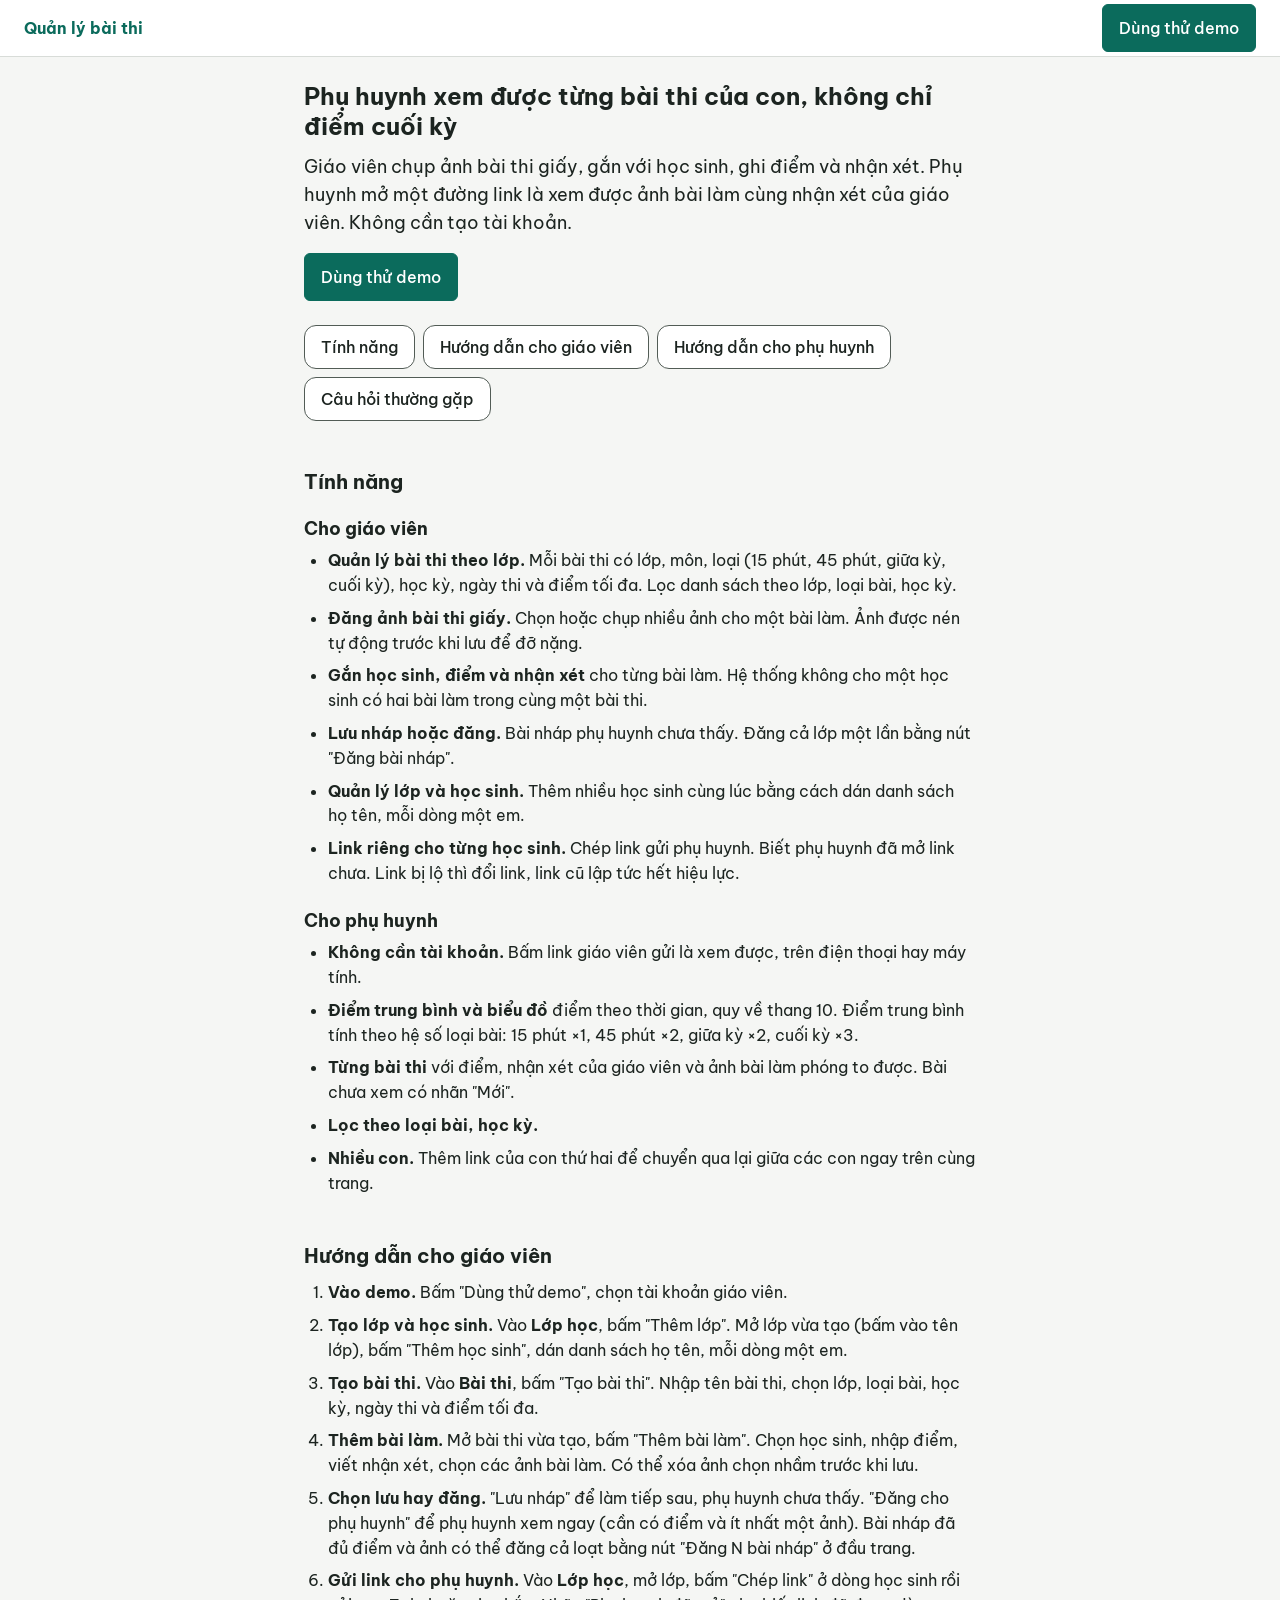
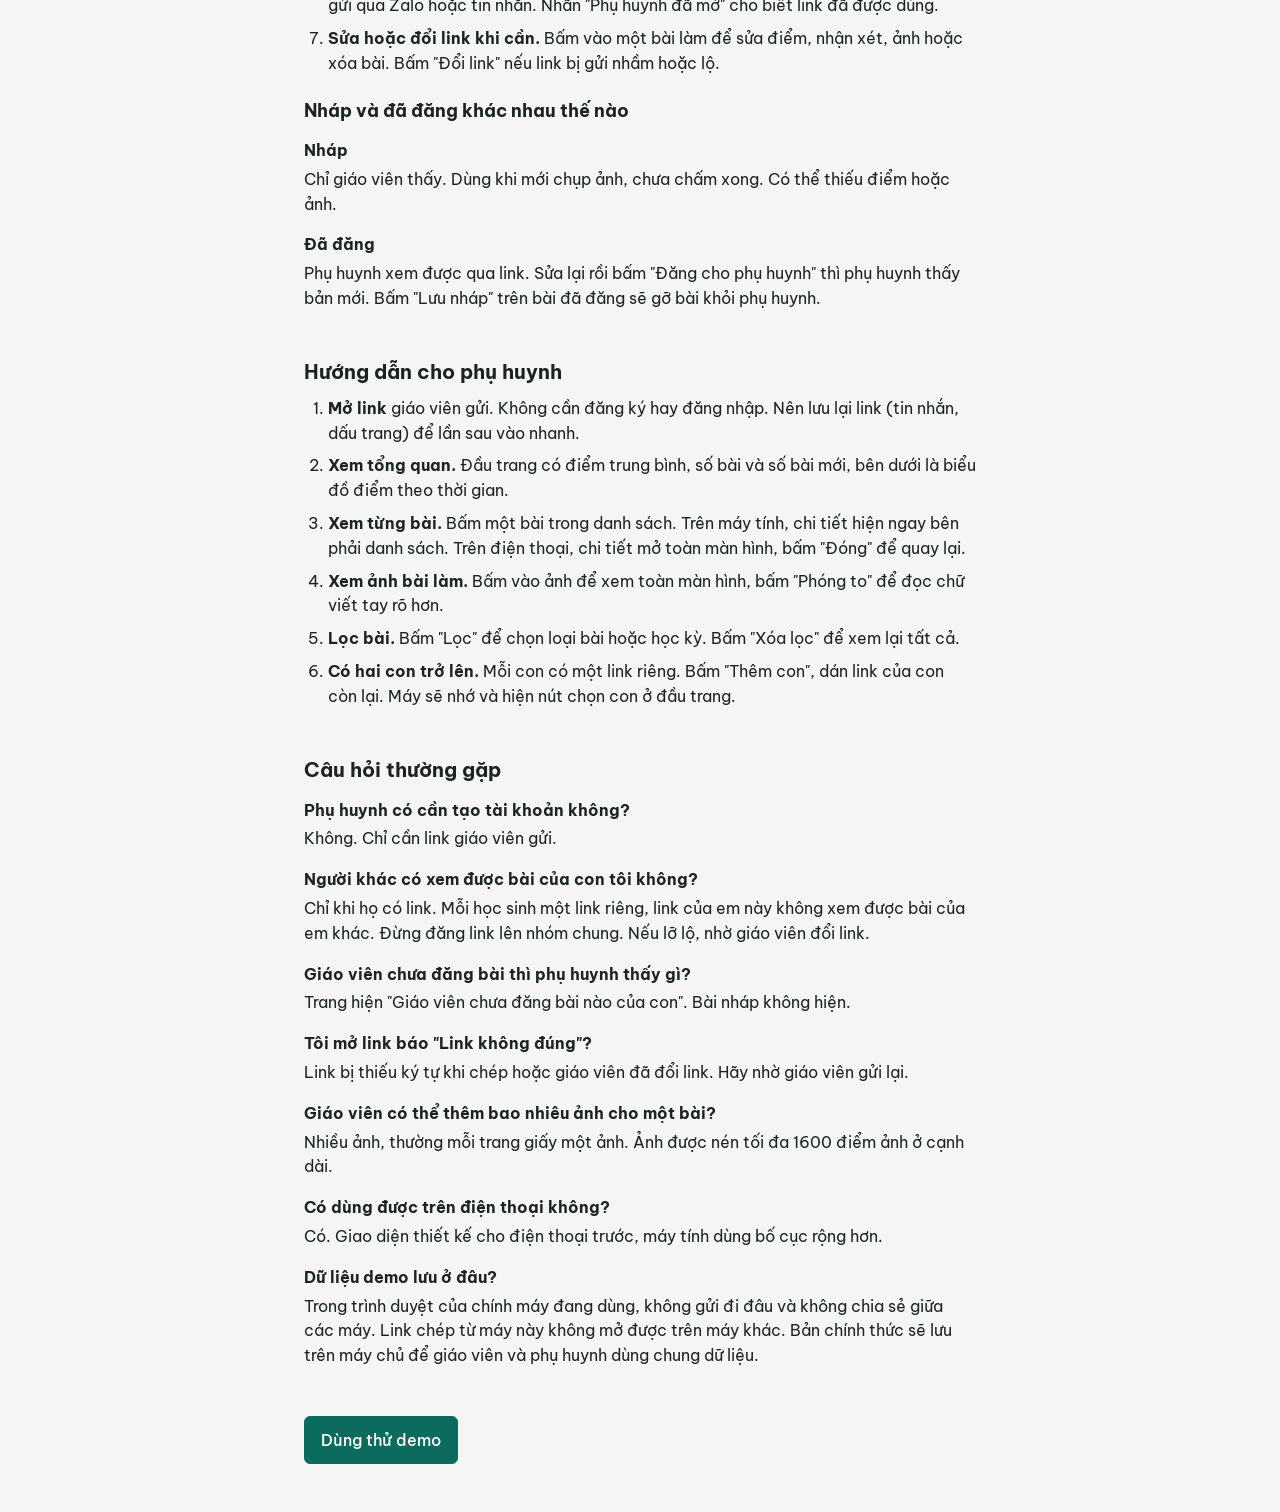
<file: demo/index.html>
<!doctype html>
<html lang="vi">
<head>
<meta charset="utf-8">
<meta name="viewport" content="width=device-width, initial-scale=1, viewport-fit=cover">
<title>Quản lý bài thi · Giới thiệu và hướng dẫn</title>
<meta name="description" content="Giáo viên đăng ảnh bài thi giấy kèm điểm và nhận xét. Phụ huynh xem từng bài của con qua một đường link, không cần tài khoản.">
<link rel="preconnect" href="https://fonts.googleapis.com">
<link rel="stylesheet" href="https://fonts.googleapis.com/css2?family=Be+Vietnam+Pro:wght@400;500;700&display=swap">
<link rel="stylesheet" href="css/tokens.css">
<link rel="stylesheet" href="css/app.css">
</head>
<body>
<header class="topbar">
  <span class="brand">Quản lý bài thi</span>
  <a class="btn primary" href="start.html">Dùng thử demo</a>
</header>

<main class="doc no-tabbar">
  <h1>Phụ huynh xem được từng bài thi của con, không chỉ điểm cuối kỳ</h1>
  <p class="lead">Giáo viên chụp ảnh bài thi giấy, gắn với học sinh, ghi điểm và nhận xét. Phụ huynh mở một đường link là xem được ảnh bài làm cùng nhận xét của giáo viên. Không cần tạo tài khoản.</p>
  <p style="margin-top: var(--space-4)"><a class="btn primary" href="start.html">Dùng thử demo</a></p>

  <nav class="toc" aria-label="Mục lục">
    <div class="chips">
      <a class="chip" href="#tinh-nang">Tính năng</a>
      <a class="chip" href="#giao-vien">Hướng dẫn cho giáo viên</a>
      <a class="chip" href="#phu-huynh">Hướng dẫn cho phụ huynh</a>
      <a class="chip" href="#cau-hoi">Câu hỏi thường gặp</a>
    </div>
  </nav>

  <h2 id="tinh-nang">Tính năng</h2>

  <h3>Cho giáo viên</h3>
  <ul>
    <li><b>Quản lý bài thi theo lớp.</b> Mỗi bài thi có lớp, môn, loại (15 phút, 45 phút, giữa kỳ, cuối kỳ), học kỳ, ngày thi và điểm tối đa. Lọc danh sách theo lớp, loại bài, học kỳ.</li>
    <li><b>Đăng ảnh bài thi giấy.</b> Chọn hoặc chụp nhiều ảnh cho một bài làm. Ảnh được nén tự động trước khi lưu để đỡ nặng.</li>
    <li><b>Gắn học sinh, điểm và nhận xét</b> cho từng bài làm. Hệ thống không cho một học sinh có hai bài làm trong cùng một bài thi.</li>
    <li><b>Lưu nháp hoặc đăng.</b> Bài nháp phụ huynh chưa thấy. Đăng cả lớp một lần bằng nút "Đăng bài nháp".</li>
    <li><b>Quản lý lớp và học sinh.</b> Thêm nhiều học sinh cùng lúc bằng cách dán danh sách họ tên, mỗi dòng một em.</li>
    <li><b>Link riêng cho từng học sinh.</b> Chép link gửi phụ huynh. Biết phụ huynh đã mở link chưa. Link bị lộ thì đổi link, link cũ lập tức hết hiệu lực.</li>
  </ul>

  <h3>Cho phụ huynh</h3>
  <ul>
    <li><b>Không cần tài khoản.</b> Bấm link giáo viên gửi là xem được, trên điện thoại hay máy tính.</li>
    <li><b>Điểm trung bình và biểu đồ</b> điểm theo thời gian, quy về thang 10. Điểm trung bình tính theo hệ số loại bài: 15 phút ×1, 45 phút ×2, giữa kỳ ×2, cuối kỳ ×3.</li>
    <li><b>Từng bài thi</b> với điểm, nhận xét của giáo viên và ảnh bài làm phóng to được. Bài chưa xem có nhãn "Mới".</li>
    <li><b>Lọc theo loại bài, học kỳ.</b></li>
    <li><b>Nhiều con.</b> Thêm link của con thứ hai để chuyển qua lại giữa các con ngay trên cùng trang.</li>
  </ul>

  <h2 id="giao-vien">Hướng dẫn cho giáo viên</h2>
  <ol>
    <li><b>Vào demo.</b> Bấm "Dùng thử demo", chọn tài khoản giáo viên.</li>
    <li><b>Tạo lớp và học sinh.</b> Vào <b>Lớp học</b>, bấm "Thêm lớp". Mở lớp vừa tạo (bấm vào tên lớp), bấm "Thêm học sinh", dán danh sách họ tên, mỗi dòng một em.</li>
    <li><b>Tạo bài thi.</b> Vào <b>Bài thi</b>, bấm "Tạo bài thi". Nhập tên bài thi, chọn lớp, loại bài, học kỳ, ngày thi và điểm tối đa.</li>
    <li><b>Thêm bài làm.</b> Mở bài thi vừa tạo, bấm "Thêm bài làm". Chọn học sinh, nhập điểm, viết nhận xét, chọn các ảnh bài làm. Có thể xóa ảnh chọn nhầm trước khi lưu.</li>
    <li><b>Chọn lưu hay đăng.</b> "Lưu nháp" để làm tiếp sau, phụ huynh chưa thấy. "Đăng cho phụ huynh" để phụ huynh xem ngay (cần có điểm và ít nhất một ảnh). Bài nháp đã đủ điểm và ảnh có thể đăng cả loạt bằng nút "Đăng N bài nháp" ở đầu trang.</li>
    <li><b>Gửi link cho phụ huynh.</b> Vào <b>Lớp học</b>, mở lớp, bấm "Chép link" ở dòng học sinh rồi gửi qua Zalo hoặc tin nhắn. Nhãn "Phụ huynh đã mở" cho biết link đã được dùng.</li>
    <li><b>Sửa hoặc đổi link khi cần.</b> Bấm vào một bài làm để sửa điểm, nhận xét, ảnh hoặc xóa bài. Bấm "Đổi link" nếu link bị gửi nhầm hoặc lộ.</li>
  </ol>

  <h3>Nháp và đã đăng khác nhau thế nào</h3>
  <dl>
    <dt>Nháp</dt>
    <dd>Chỉ giáo viên thấy. Dùng khi mới chụp ảnh, chưa chấm xong. Có thể thiếu điểm hoặc ảnh.</dd>
    <dt>Đã đăng</dt>
    <dd>Phụ huynh xem được qua link. Sửa lại rồi bấm "Đăng cho phụ huynh" thì phụ huynh thấy bản mới. Bấm "Lưu nháp" trên bài đã đăng sẽ gỡ bài khỏi phụ huynh.</dd>
  </dl>

  <h2 id="phu-huynh">Hướng dẫn cho phụ huynh</h2>
  <ol>
    <li><b>Mở link</b> giáo viên gửi. Không cần đăng ký hay đăng nhập. Nên lưu lại link (tin nhắn, dấu trang) để lần sau vào nhanh.</li>
    <li><b>Xem tổng quan.</b> Đầu trang có điểm trung bình, số bài và số bài mới, bên dưới là biểu đồ điểm theo thời gian.</li>
    <li><b>Xem từng bài.</b> Bấm một bài trong danh sách. Trên máy tính, chi tiết hiện ngay bên phải danh sách. Trên điện thoại, chi tiết mở toàn màn hình, bấm "Đóng" để quay lại.</li>
    <li><b>Xem ảnh bài làm.</b> Bấm vào ảnh để xem toàn màn hình, bấm "Phóng to" để đọc chữ viết tay rõ hơn.</li>
    <li><b>Lọc bài.</b> Bấm "Lọc" để chọn loại bài hoặc học kỳ. Bấm "Xóa lọc" để xem lại tất cả.</li>
    <li><b>Có hai con trở lên.</b> Mỗi con có một link riêng. Bấm "Thêm con", dán link của con còn lại. Máy sẽ nhớ và hiện nút chọn con ở đầu trang.</li>
  </ol>

  <h2 id="cau-hoi">Câu hỏi thường gặp</h2>
  <dl>
    <dt>Phụ huynh có cần tạo tài khoản không?</dt>
    <dd>Không. Chỉ cần link giáo viên gửi.</dd>
    <dt>Người khác có xem được bài của con tôi không?</dt>
    <dd>Chỉ khi họ có link. Mỗi học sinh một link riêng, link của em này không xem được bài của em khác. Đừng đăng link lên nhóm chung. Nếu lỡ lộ, nhờ giáo viên đổi link.</dd>
    <dt>Giáo viên chưa đăng bài thì phụ huynh thấy gì?</dt>
    <dd>Trang hiện "Giáo viên chưa đăng bài nào của con". Bài nháp không hiện.</dd>
    <dt>Tôi mở link báo "Link không đúng"?</dt>
    <dd>Link bị thiếu ký tự khi chép hoặc giáo viên đã đổi link. Hãy nhờ giáo viên gửi lại.</dd>
    <dt>Giáo viên có thể thêm bao nhiêu ảnh cho một bài?</dt>
    <dd>Nhiều ảnh, thường mỗi trang giấy một ảnh. Ảnh được nén tối đa 1600 điểm ảnh ở cạnh dài.</dd>
    <dt>Có dùng được trên điện thoại không?</dt>
    <dd>Có. Giao diện thiết kế cho điện thoại trước, máy tính dùng bố cục rộng hơn.</dd>
    <dt>Dữ liệu demo lưu ở đâu?</dt>
    <dd>Trong trình duyệt của chính máy đang dùng, không gửi đi đâu và không chia sẻ giữa các máy. Link chép từ máy này không mở được trên máy khác. Bản chính thức sẽ lưu trên máy chủ để giáo viên và phụ huynh dùng chung dữ liệu.</dd>
  </dl>

  <p style="margin-top: var(--space-7)"><a class="btn primary" href="start.html">Dùng thử demo</a></p>
</main>
</body>
</html>
</file>
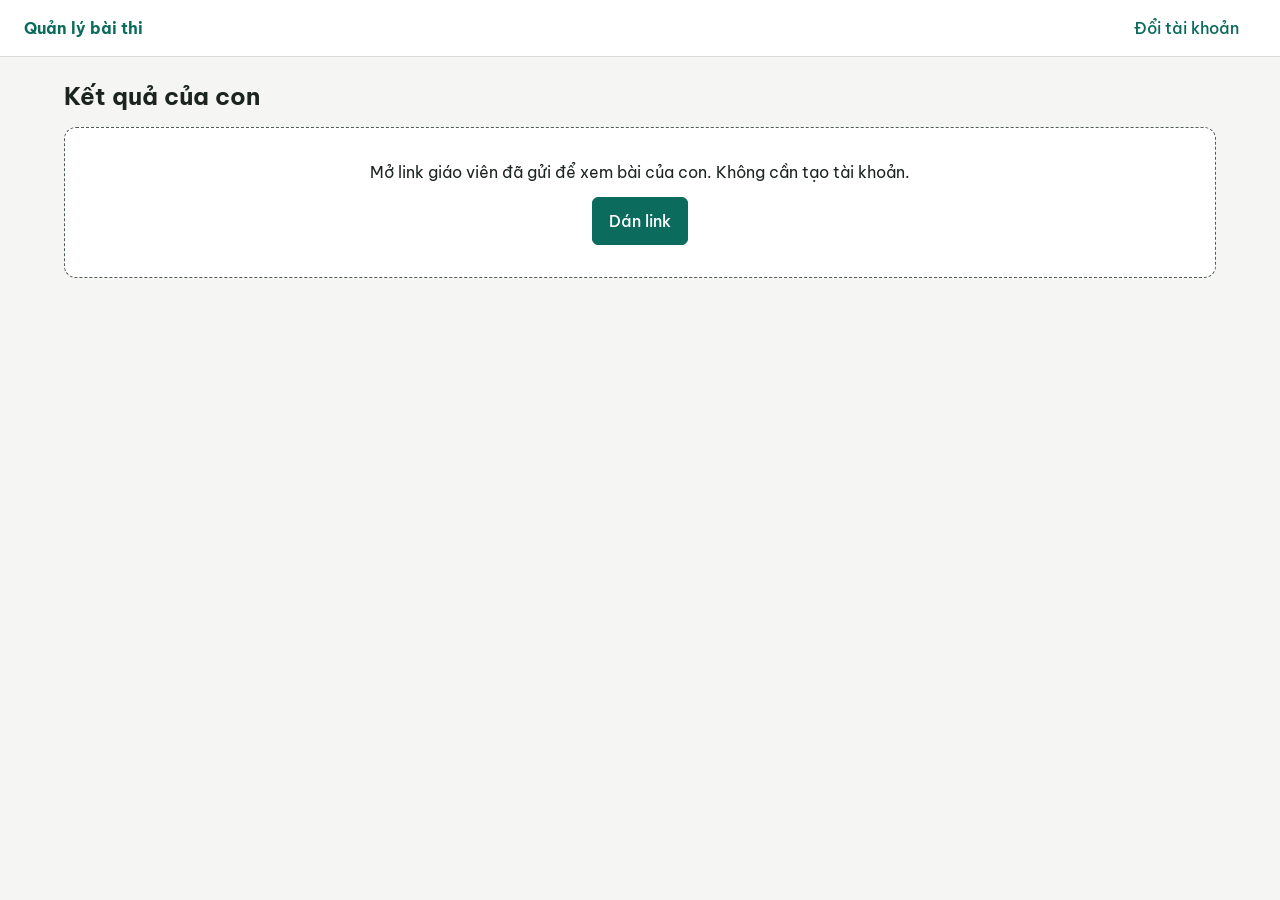
<file: demo/parent/index.html>
<!doctype html>
<html lang="vi">
<head>
<meta charset="utf-8">
<meta name="viewport" content="width=device-width, initial-scale=1, viewport-fit=cover">
<title>Kết quả của con · Quản lý bài thi</title>
<link rel="preconnect" href="https://fonts.googleapis.com">
<link rel="stylesheet" href="https://fonts.googleapis.com/css2?family=Be+Vietnam+Pro:wght@400;500;700&display=swap">
<link rel="stylesheet" href="../css/tokens.css">
<link rel="stylesheet" href="../css/app.css">
</head>
<body>
<div id="app"></div>
<script type="module">
import * as db from "../lib/db.js";
import * as ui from "../lib/ui.js";
const { esc } = ui;
const main = await ui.shell("parent");
main.classList.add("wide");
const [subjects, types] = await Promise.all([db.listSubjects(), db.listExamTypes()]);

// Không có tài khoản: quyền xem nằm ở token trong link (?t=). Thiết bị chỉ nhớ các link đã mở để chuyển giữa các con.
const KIDS = "qlbt:kids";
const tokenOf = (text) => { try { return new URL(text).searchParams.get("t") || text.trim(); } catch { return text.trim(); } };
const urlToken = new URLSearchParams(location.search).get("t");
let tokens = [];
try { tokens = JSON.parse(localStorage.getItem(KIDS) || "[]"); } catch {}
if (urlToken && !tokens.includes(urlToken)) tokens.push(urlToken);
let children = (await Promise.all(tokens.map(async (t) => { const c = await db.getChild(t); return c && { ...c, token: t }; }))).filter(Boolean);
localStorage.setItem(KIDS, JSON.stringify(children.map((c) => c.token)));
let child = children.find((c) => c.token === urlToken) ?? children[0];
const badLink = urlToken && !children.some((c) => c.token === urlToken);
let filter = {};
let papers = [];
let selectedId = null;

// Từ 768px: danh sách bên trái, chi tiết bên phải. Dưới 768px: chi tiết mở trong sheet toàn màn hình.
const mq = matchMedia("(min-width: 768px)");
mq.addEventListener("change", () => child && papers && paint());

const norm = (p) => (p.score / p.exam.max_score) * 10; // quy về thang 10
const weightOf = (p) => types.find((t) => t.id === p.exam.type_id)?.weight ?? 1;

function chart(list) {
  const pts = [...list].reverse().filter((p) => p.score != null);
  if (pts.length < 2) return "";
  const W = 340, H = 180, L = 28, R = 24, T = 12, B = 28;
  const x = (i) => L + (i * (W - L - R)) / (pts.length - 1);
  const y = (v) => T + (1 - v / 10) * (H - T - B);
  const grid = [0, 5, 10].map((v) => `<line class="grid" x1="${L}" x2="${W - R}" y1="${y(v)}" y2="${y(v)}"/><text x="${L - 6}" y="${y(v) + 4}" text-anchor="end">${v}</text>`).join("");
  const line = pts.map((p, i) => `${i ? "L" : "M"}${x(i)} ${y(norm(p))}`).join(" ");
  const dots = pts.map((p, i) => `<circle class="dot" cx="${x(i)}" cy="${y(norm(p))}" r="4"/>`).join("");
  const labels = pts.map((p, i) => (pts.length <= 6 || i % 2 === 0 ? `<text x="${x(i)}" y="${H - 8}" text-anchor="middle">${ui.fmtDate(p.exam.date).slice(0, 5)}</text>` : "")).join("");
  const alt = "Điểm theo thời gian: " + pts.map((p) => `${ui.fmtDate(p.exam.date).slice(0, 5)}: ${ui.fmtScore(norm(p))}`).join(", ");
  return `<h2 class="section-title">Điểm theo thời gian</h2><div class="panel"><svg class="chart" viewBox="0 0 ${W} ${H}" role="img" aria-label="${esc(alt)}">${grid}<path class="line" d="${line}"/>${dots}${labels}</svg></div>`;
}

async function detailHtml(p, withTitle) {
  const urls = await Promise.all(p.images.map(db.getImageUrl));
  return `
    ${withTitle ? `<h2>${esc(p.exam.title)}</h2>` : ""}
    <p class="muted small">${esc(p.student.name)} · Lớp ${esc(p.exam.class.name)} · ${esc(p.exam.subject.name)} · ${esc(p.exam.type.name)} · ${ui.fmtDate(p.exam.date)}</p>
    <div class="panel" style="margin: var(--space-3) 0"><p class="muted small">Điểm</p><p class="num" style="font-size: var(--fs-3xl); font-weight: 700">${ui.fmtScore(p.score)}<span class="muted" style="font-size: var(--fs-lg)">/${ui.fmtScore(p.exam.max_score)}</span></p></div>
    <h3>Nhận xét của giáo viên</h3>
    <div class="panel" style="margin: var(--space-2) 0 var(--space-4)"><p>${p.comment ? esc(p.comment).replace(/\n/g, "<br>") : '<span class="muted">Giáo viên chưa nhận xét bài này.</span>'}</p></div>
    <h3>Bài làm (${urls.length} ảnh)</h3>
    ${urls.length ? `<div class="pages" style="margin-top: var(--space-2)">${urls.map((u, i) => `<button class="photo" data-i="${i}" aria-label="Xem ảnh ${i + 1} toàn màn hình"><img src="${u}" alt="Bài làm, trang ${i + 1}"></button>`).join("")}</div>` : '<p class="muted">Bài này không có ảnh.</p>'}`;
}

async function showDetail() {
  const aside = main.querySelector("#detail");
  const p = papers.find((x) => x.id === selectedId);
  if (!aside) return;
  aside.innerHTML = p ? await detailHtml(p, true) : '<p class="muted">Chọn một bài ở danh sách để xem điểm, nhận xét và ảnh bài làm.</p>';
}

async function load() {
  const n = ui.countFilters(filter);
  if (!child) {
    main.innerHTML = `<div class="page-head"><h1>Kết quả của con</h1></div>` +
      (badLink ? '<div class="alert" role="alert" style="margin-bottom: var(--space-4)">Link không đúng hoặc giáo viên đã đổi link. Hãy liên hệ giáo viên để nhận link mới.</div>' : "") +
      ui.empty("Mở link giáo viên đã gửi để xem bài của con. Không cần tạo tài khoản.", '<button class="btn primary" data-link>Dán link</button>');
    return;
  }
  main.innerHTML = `
    <div class="page-head"><h1>Kết quả của con</h1><div class="actions"><button class="btn" id="filter">${n ? `Lọc (${n})` : "Lọc"}</button><button class="btn" data-link>Thêm con</button></div></div>
    ${children.length > 1 ? `<div class="chips" role="group" aria-label="Chọn con" style="margin-bottom: var(--space-4)">${children.map((c) => `<button class="chip" data-child="${c.token}" aria-pressed="${c === child}">${esc(c.name)}</button>`).join("")}</div>` : ""}
    <div id="body">${ui.skeleton(4)}</div>`;
  try {
    papers = await db.listChildPapers(child.token, filter);
    if (!papers.some((p) => p.id === selectedId)) selectedId = null;
    paint();
  } catch {
    main.querySelector("#body").innerHTML = ui.errorBox("Không tải được kết quả.");
  }
}

function paint() {
  const body = main.querySelector("#body");
  if (!body) return;
  const n = ui.countFilters(filter);
  if (mq.matches && !selectedId && papers.length) selectedId = papers[0].id; // desktop: luôn có 1 bài đang xem
  const scored = papers.filter((p) => p.score != null);
  const wsum = scored.reduce((s, p) => s + weightOf(p), 0);
  const avg = wsum ? scored.reduce((s, p) => s + norm(p) * weightOf(p), 0) / wsum : null;
  body.innerHTML = `
    <div class="split">
      <div>
        <p class="muted" style="margin-bottom: var(--space-3)">${esc(child.name)} · Lớp ${esc(child.class.name)}</p>
        <div class="panel"><dl class="stats">
          <div><dt>Điểm trung bình</dt><dd class="num">${avg == null ? "—" : ui.fmtScore(+avg.toFixed(1))}</dd></div>
          <div><dt>Số bài</dt><dd class="num">${papers.length}</dd></div>
          <div><dt>Bài mới</dt><dd class="num">${papers.filter((p) => !p.viewed).length}</dd></div></dl>
          <p class="hint" style="margin-top: var(--space-2)">Trung bình tính theo hệ số loại bài, thang 10.</p></div>
        ${chart(papers)}
        <h2 class="section-title">Các bài đã chấm</h2>
        ${papers.length ? `<ul class="list">${papers.map((p) => `
          <li><button class="row" data-paper="${p.id}"${p.id === selectedId && mq.matches ? ' aria-current="true"' : ""}>
            <span class="title">${esc(p.exam.title)}</span>
            <span class="score num">${ui.fmtScore(p.score)}/${ui.fmtScore(p.exam.max_score)}</span>
            <span class="meta">${p.viewed ? "" : '<span class="badge info">Mới</span> '}${esc(p.exam.subject.name)} · ${esc(p.exam.type.name)} · ${ui.fmtDate(p.exam.date)}</span>
          </button></li>`).join("")}</ul>`
          : ui.empty(n ? "Không có bài khớp bộ lọc." : "Giáo viên chưa đăng bài nào của con.", n ? '<button class="btn" data-clear>Xóa lọc</button>' : "")}
      </div>
      <aside id="detail" class="detail panel" aria-label="Chi tiết bài" aria-live="polite"></aside>
    </div>`;
  if (mq.matches) showDetail();
}

async function open(id) {
  const p = papers.find((x) => x.id === id);
  if (!p) return;
  selectedId = id;
  if (!p.viewed) { await db.markViewed(child.token, id); p.viewed = true; }
  paint();
  if (!mq.matches) ui.sheet(p.exam.title, await detailHtml(p, false), "full");
}

main.addEventListener("click", (e) => {
  if (e.target.closest("[data-retry]")) load();
  if (e.target.closest("[data-clear]")) { filter = {}; load(); }
  const c = e.target.closest("[data-child]");
  if (c) { child = children.find((x) => x.token === c.dataset.child); selectedId = null; history.replaceState(null, "", `?t=${child.token}`); load(); }
  if (e.target.closest("[data-link]")) addChild();
  const row = e.target.closest("[data-paper]");
  if (row) open(row.dataset.paper);
  if (e.target.closest("#filter"))
    ui.filterSheet([
      ...(subjects.length > 1 ? [{ key: "subjectId", label: "Môn", items: subjects }] : []), { key: "typeId", label: "Loại bài", items: types },
      { key: "term", label: "Học kỳ", items: db.TERMS.map((t) => ({ id: t, name: t })) },
    ], filter, (v) => { filter = v; selectedId = null; load(); });
});
// Ảnh nằm cả trong pane bên phải lẫn trong sheet (ngoài <main>) nên bắt ở document.
document.addEventListener("click", (e) => {
  const b = e.target.closest("[data-i]");
  const p = papers.find((x) => x.id === selectedId);
  if (b && p) ui.zoom(p.images[+b.dataset.i], `Trang ${+b.dataset.i + 1}`);
});

function addChild() {
  const d = ui.sheet("Thêm con", `<form class="stack" novalidate>
    <div class="field"><label for="link">Link giáo viên gửi</label><input id="link" inputmode="url" autocomplete="off" aria-describedby="link-err"><span class="hint">Dán nguyên link của con thứ hai. Mỗi con có một link riêng.</span><span class="err" id="link-err"></span></div>
    <div class="actions"><button type="button" class="btn" data-close>Hủy</button><button class="btn primary">Thêm con</button></div></form>`);
  const f = d.querySelector("form");
  f.addEventListener("submit", async (e) => {
    e.preventDefault();
    const t = tokenOf(f.link.value);
    const c = t && (await db.getChild(t));
    if (!c) {
      f.link.setAttribute("aria-invalid", "true");
      d.querySelector("#link-err").textContent = "Link không đúng. Dán lại nguyên link giáo viên đã gửi hoặc hỏi giáo viên link mới.";
      f.link.focus();
      return;
    }
    if (!children.some((x) => x.token === t)) children.push({ ...c, token: t });
    child = children.find((x) => x.token === t);
    selectedId = null;
    localStorage.setItem(KIDS, JSON.stringify(children.map((x) => x.token)));
    history.replaceState(null, "", `?t=${t}`);
    d.close(); ui.toast(`Đã thêm ${c.name}.`); load();
  });
}
await load();
if (badLink && child) ui.toast("Link vừa mở không đúng. Đang hiện con đã lưu trên máy này.", "error");
</script>
</body>
</html>
</file>
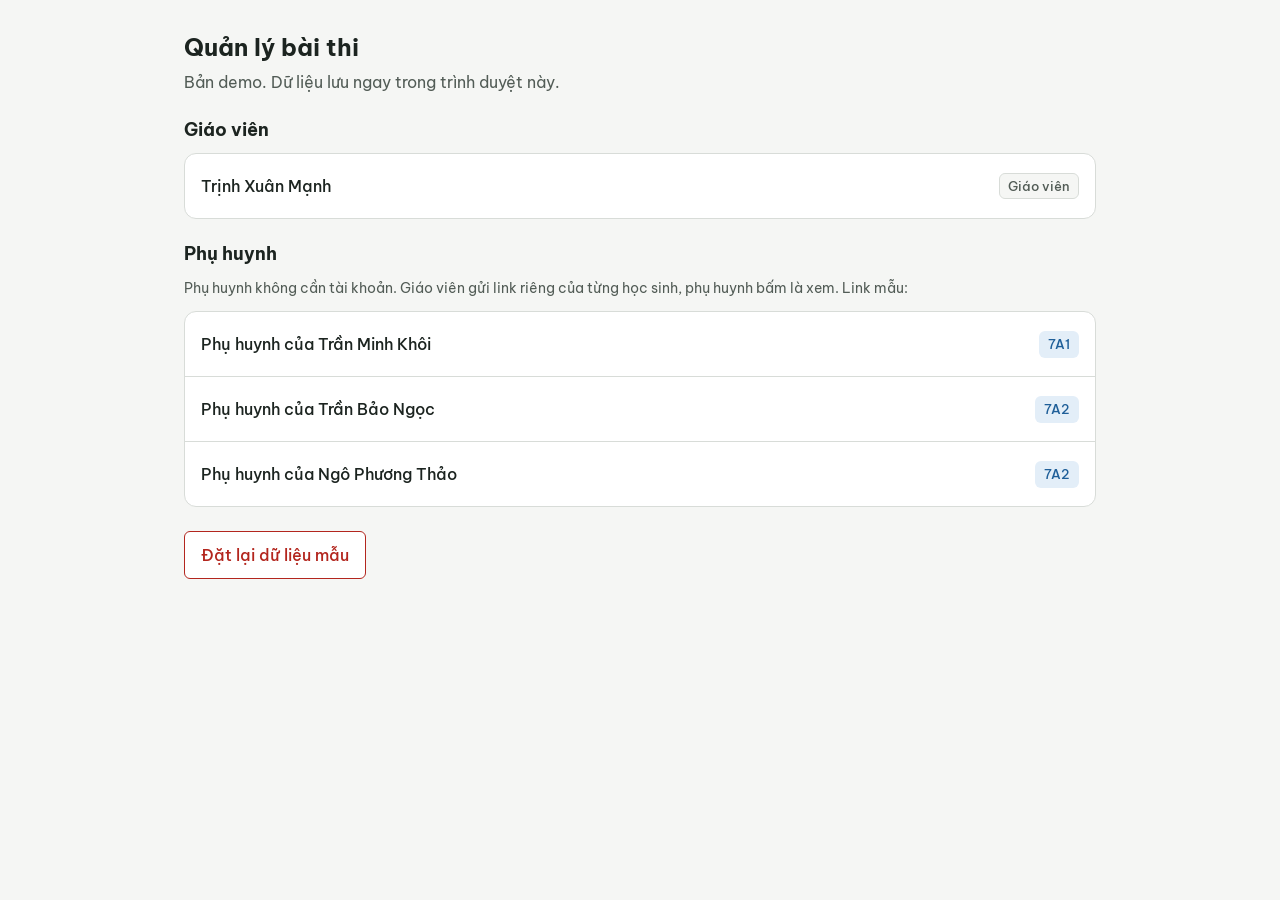
<file: demo/start.html>
<!doctype html>
<html lang="vi">
<head>
<meta charset="utf-8">
<meta name="viewport" content="width=device-width, initial-scale=1, viewport-fit=cover">
<title>Quản lý bài thi</title>
<link rel="preconnect" href="https://fonts.googleapis.com">
<link rel="stylesheet" href="https://fonts.googleapis.com/css2?family=Be+Vietnam+Pro:wght@400;500;700&display=swap">
<link rel="stylesheet" href="css/tokens.css">
<link rel="stylesheet" href="css/app.css">
</head>
<body>
<main class="no-tabbar" style="padding-top: var(--space-6)">
  <h1>Quản lý bài thi</h1>
  <p class="muted" style="margin: var(--space-2) 0 var(--space-5)">Bản demo. Dữ liệu lưu ngay trong trình duyệt này.</p>
  <h2 class="section-title" style="margin-top: 0">Giáo viên</h2>
  <ul class="list" id="teacher"></ul>
  <h2 class="section-title">Phụ huynh</h2>
  <p class="muted small" style="margin-bottom: var(--space-3)">Phụ huynh không cần tài khoản. Giáo viên gửi link riêng của từng học sinh, phụ huynh bấm là xem. Link mẫu:</p>
  <ul class="list" id="parents"></ul>
  <p style="margin-top: var(--space-5)"><button class="btn danger" id="reset">Đặt lại dữ liệu mẫu</button></p>
</main>
<script type="module">
import * as db from "./lib/db.js";
import { esc } from "./lib/ui.js";
db.logout();
const classes = await db.listClasses();
const teachers = (await db.listProfiles()).filter((p) => p.role === "teacher");
document.getElementById("teacher").innerHTML = teachers.map((p) => `<li><a class="row" href="teacher/exams.html" data-id="${p.id}"><span class="title">${esc(p.name)}</span><span class="badge">Giáo viên</span></a></li>`).join("");
document.getElementById("parents").innerHTML = (await db.listDemoLinks()).map((s) => `<li><a class="row" href="parent/index.html?t=${s.token}"><span class="title">Phụ huynh của ${esc(s.name)}</span><span class="badge info">${esc(classes.find((c) => c.id === s.class_id)?.name)}</span></a></li>`).join("");
document.getElementById("teacher").addEventListener("click", (e) => { const a = e.target.closest("[data-id]"); if (a) db.login(a.dataset.id); });
document.getElementById("reset").addEventListener("click", async (e) => {
  if (!confirm("Xóa toàn bộ dữ liệu hiện tại và tạo lại dữ liệu mẫu?")) return;
  e.target.disabled = true; e.target.textContent = "Đang đặt lại...";
  await db.resetDemo();
  location.reload();
});
</script>
</body>
</html>
</file>
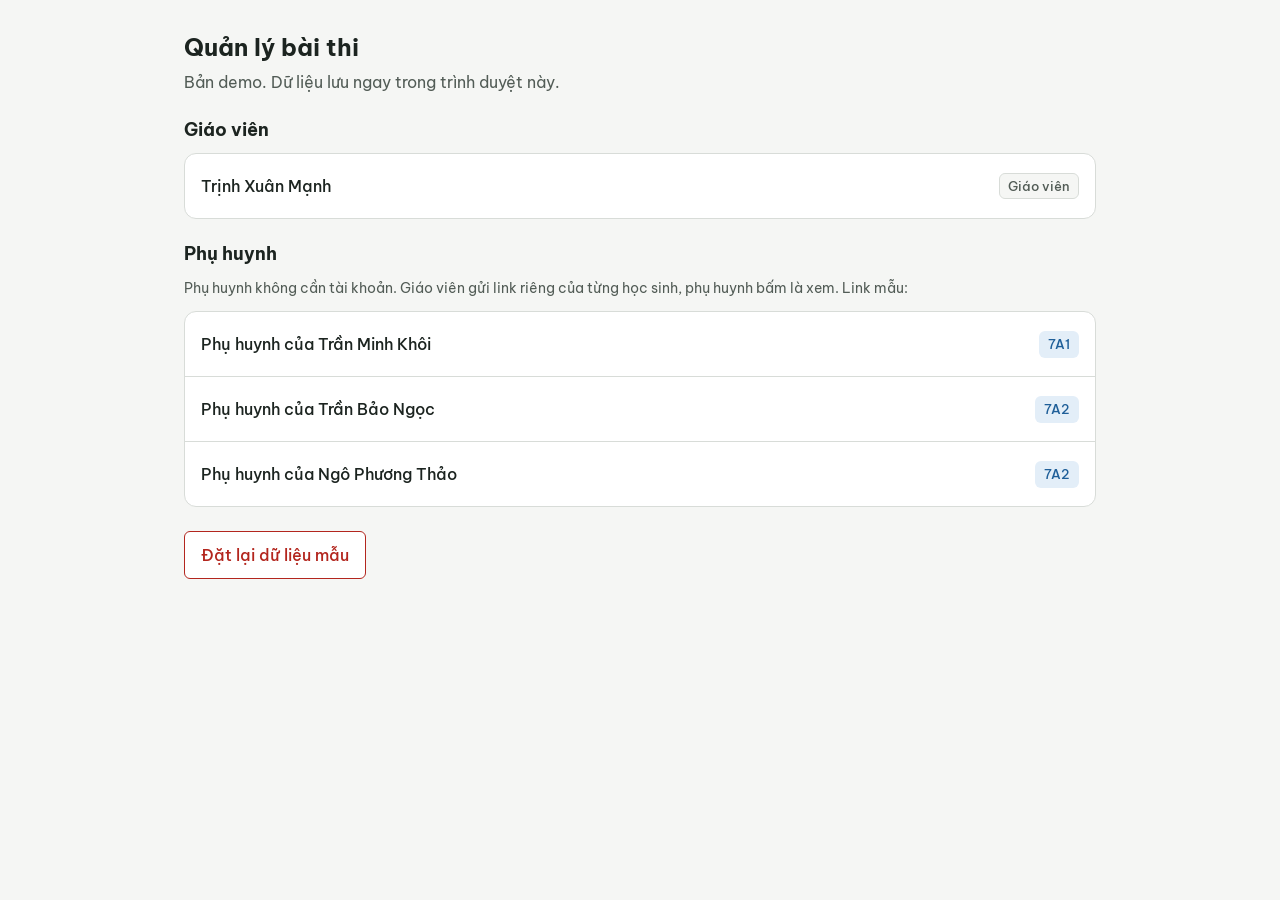
<file: demo/teacher/classes.html>
<!doctype html>
<html lang="vi">
<head>
<meta charset="utf-8">
<meta name="viewport" content="width=device-width, initial-scale=1, viewport-fit=cover">
<title>Lớp học · Quản lý bài thi</title>
<link rel="preconnect" href="https://fonts.googleapis.com">
<link rel="stylesheet" href="https://fonts.googleapis.com/css2?family=Be+Vietnam+Pro:wght@400;500;700&display=swap">
<link rel="stylesheet" href="../css/tokens.css">
<link rel="stylesheet" href="../css/app.css">
</head>
<body>
<div id="app"></div>
<script type="module">
import * as db from "../lib/db.js";
import * as ui from "../lib/ui.js";
const { esc } = ui;
const main = await ui.shell("teacher", "classes");
main.innerHTML = `<div class="page-head"><h1>Lớp học</h1><button class="btn primary" id="new">Thêm lớp</button></div><div id="list"></div>`;
const listEl = main.querySelector("#list");
const open = new Set();
// Link riêng cho từng học sinh. Next.js: `${origin}/p/${token}`.
const linkOf = (s) => new URL(`../parent/index.html?t=${s.token}`, location.href).href;

async function render() {
  listEl.innerHTML = ui.skeleton(2);
  try {
    const classes = await db.listClasses();
    if (!classes.length) { listEl.innerHTML = ui.empty("Chưa có lớp nào.", '<button class="btn primary" data-new>Thêm lớp</button>'); return; }
    const byClass = await Promise.all(classes.map((c) => db.listStudents({ classId: c.id })));
    listEl.innerHTML = `<div class="stack">${classes.map((c, i) => `
      <details class="panel" data-class="${c.id}"${open.has(c.id) ? " open" : ""}>
        <summary><span>${esc(c.name)} <span class="muted small">· ${esc(c.year)} · ${c.student_count} học sinh</span></span><span class="chev" aria-hidden="true"></span></summary>
        ${byClass[i].length ? `<ul class="list">${byClass[i].map((s) => `
          <li><div class="row"><span class="title">${esc(s.name)}</span>
            <span class="foot">${s.opened ? '<span class="badge success">Phụ huynh đã mở</span>' : '<span class="badge">Chưa mở</span>'}
              <span class="actions"><button class="btn" data-copy="${linkOf(s)}" aria-label="Chép link xem bài của ${esc(s.name)}">Chép link</button><button class="btn ghost" data-reset="${s.id}" aria-label="Đổi link của ${esc(s.name)}">Đổi link</button></span></span></div></li>`).join("")}</ul>`
          : '<p class="muted">Lớp chưa có học sinh.</p>'}
        <div class="actions" style="margin-top: var(--space-3)"><button class="btn" data-add-students="${c.id}">Thêm học sinh</button></div>
      </details>`).join("")}</div>`;
  } catch {
    listEl.innerHTML = ui.errorBox("Không tải được danh sách lớp.");
  }
}

main.addEventListener("toggle", (e) => { const id = e.target.dataset?.class; if (id) e.target.open ? open.add(id) : open.delete(id); }, true);
main.addEventListener("click", async (e) => {
  if (e.target.closest("[data-retry]")) render();
  if (e.target.closest("#new, [data-new]")) newClass();
  const add = e.target.closest("[data-add-students]");
  if (add) addStudents(add.dataset.addStudents);
  const copy = e.target.closest("[data-copy]");
  if (copy) {
    try { await ui.copyText(copy.dataset.copy); ui.toast("Đã chép link. Gửi cho phụ huynh qua Zalo hoặc tin nhắn."); }
    catch { ui.toast("Không chép được link.", "error"); }
  }
  const reset = e.target.closest("[data-reset]");
  if (reset && confirm("Đổi link xem bài của học sinh này? Link cũ sẽ không dùng được nữa, bạn cần gửi lại link mới cho phụ huynh.")) {
    await db.resetToken(reset.dataset.reset);
    ui.toast("Đã đổi link. Bấm Chép link để lấy link mới.");
    render();
  }
});

function newClass() {
  const d = ui.sheet("Thêm lớp", `<form class="stack" novalidate>
    <div class="field"><label for="name">Tên lớp</label><input id="name" name="name" placeholder="7A3" autocomplete="off" aria-describedby="name-err"><span class="err" id="name-err"></span></div>
    <div class="field"><label for="year">Năm học</label><input id="year" name="year" value="2026-2027" inputmode="numeric"></div>
    <div class="actions"><button type="button" class="btn" data-close>Hủy</button><button class="btn primary">Thêm lớp</button></div></form>`);
  const f = d.querySelector("form");
  f.addEventListener("submit", async (e) => {
    e.preventDefault();
    if (!f.name.value.trim()) { f.name.setAttribute("aria-invalid", "true"); d.querySelector("#name-err").textContent = "Nhập tên lớp, ví dụ: 7A3."; f.name.focus(); return; }
    const id = await db.createClass({ name: f.name.value.trim(), year: f.year.value.trim() });
    open.add(id); d.close(); ui.toast("Đã thêm lớp."); render();
  });
}

function addStudents(classId) {
  const d = ui.sheet("Thêm học sinh", `<form class="stack" novalidate>
    <div class="field"><label for="names">Họ tên học sinh</label><textarea id="names" rows="6" placeholder="Nguyễn Văn An&#10;Trần Thị Bình" aria-describedby="names-err"></textarea><span class="hint">Mỗi dòng một học sinh. Dán từ Excel được.</span><span class="err" id="names-err"></span></div>
    <div class="actions"><button type="button" class="btn" data-close>Hủy</button><button class="btn primary">Thêm</button></div></form>`);
  const f = d.querySelector("form");
  f.addEventListener("submit", async (e) => {
    e.preventDefault();
    const names = f.names.value.split("\n");
    if (!names.some((n) => n.trim())) { f.names.setAttribute("aria-invalid", "true"); d.querySelector("#names-err").textContent = "Nhập ít nhất một họ tên."; f.names.focus(); return; }
    const n = await db.createStudents(classId, names);
    open.add(classId); d.close(); ui.toast(`Đã thêm ${n} học sinh.`); render();
  });
}
await render();
</script>
</body>
</html>
</file>
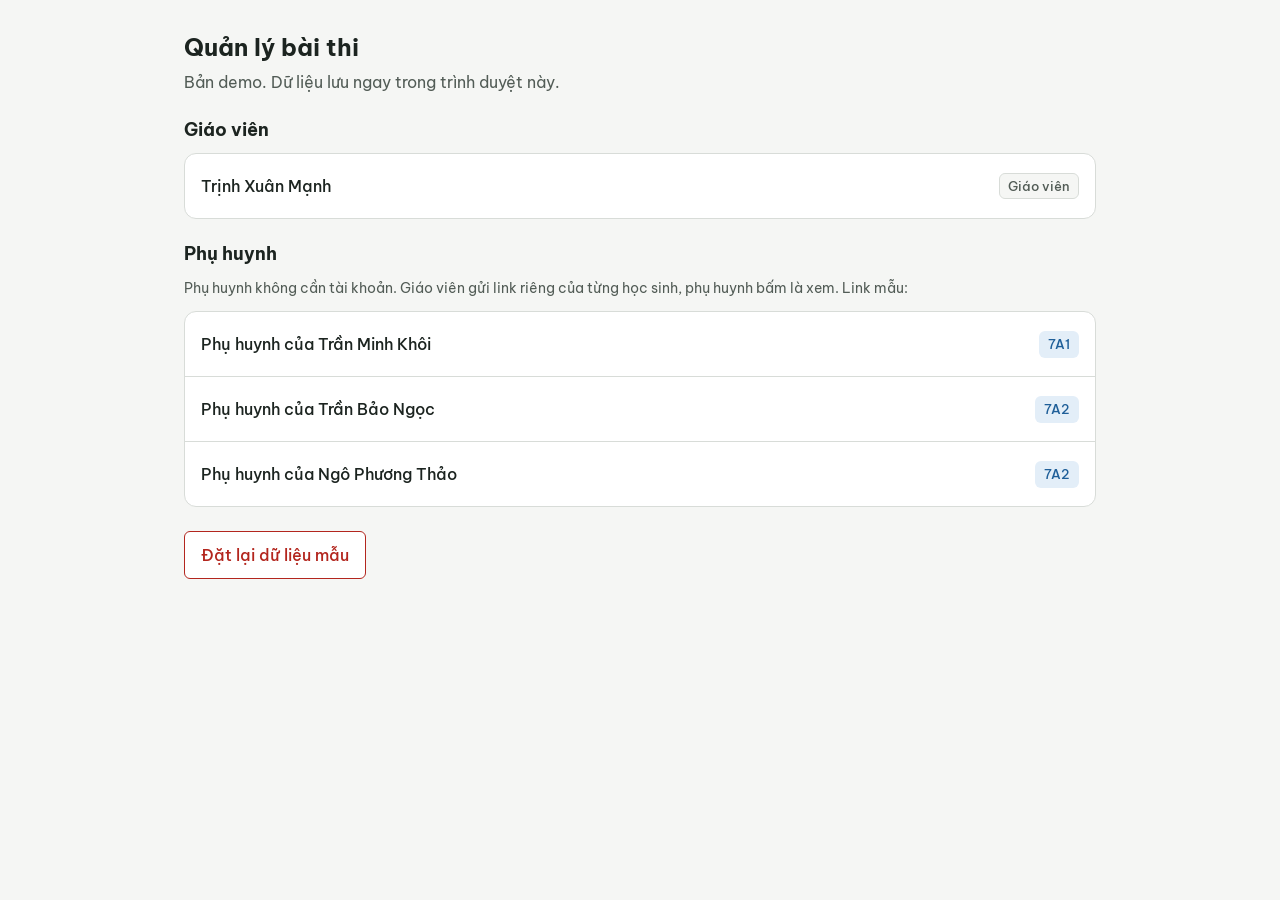
<file: demo/teacher/exam.html>
<!doctype html>
<html lang="vi">
<head>
<meta charset="utf-8">
<meta name="viewport" content="width=device-width, initial-scale=1, viewport-fit=cover">
<title>Chi tiết bài thi · Quản lý bài thi</title>
<link rel="preconnect" href="https://fonts.googleapis.com">
<link rel="stylesheet" href="https://fonts.googleapis.com/css2?family=Be+Vietnam+Pro:wght@400;500;700&display=swap">
<link rel="stylesheet" href="../css/tokens.css">
<link rel="stylesheet" href="../css/app.css">
</head>
<body>
<div id="app"></div>
<script type="module">
import * as db from "../lib/db.js";
import * as ui from "../lib/ui.js";
const { esc } = ui;
const main = await ui.shell("teacher", "exams");
const examId = new URLSearchParams(location.search).get("id");
const exam = await db.getExam(examId);
if (!exam) {
  main.innerHTML = `<a class="back" href="exams.html">← Bài thi</a>` + ui.empty("Không tìm thấy bài thi này.", '<a class="btn primary" href="exams.html">Về danh sách bài thi</a>');
  await new Promise(() => {});
}
const students = await db.listStudents({ classId: exam.class_id });
const max = exam.max_score;

main.innerHTML = `
  <a class="back" href="exams.html">← Bài thi</a>
  <div class="page-head"><div><h1>${esc(exam.title)}</h1>
    <p class="muted">${esc(exam.class.name)} · ${esc(exam.subject.name)} · ${esc(exam.type.name)} · ${ui.fmtDate(exam.date)} · ${esc(exam.term)}</p></div>
    <div class="actions"><button class="btn" id="publish-all" hidden>Đăng tất cả nháp</button><button class="btn primary" id="add">Thêm bài làm</button></div>
  </div><div id="list"></div><div id="missing"></div>`;
const listEl = main.querySelector("#list");

async function render() {
  listEl.innerHTML = ui.skeleton(3);
  try {
    const papers = await db.listPapers({ examId });
    const drafts = papers.filter((p) => p.status === "draft" && p.images.length);
    const pa = main.querySelector("#publish-all");
    pa.hidden = !drafts.length;
    pa.textContent = `Đăng ${drafts.length} bài nháp`;
    listEl.innerHTML = papers.length
      ? `<ul class="list">${papers.map((p) => `
        <li><button class="row" data-paper="${p.id}">
          <span class="title">${esc(p.student.name)}</span>
          <span class="score num">${ui.fmtScore(p.score)}/${ui.fmtScore(max)}</span>
          <span class="meta">${ui.statusBadge(p.status)} ${p.images.length} ảnh${p.status === "published" ? ` · ${p.viewed ? "Phụ huynh đã xem" : "Phụ huynh chưa xem"}` : ""}</span>
        </button></li>`).join("")}</ul>`
      : ui.empty("Chưa có bài làm nào. Chụp ảnh bài giấy rồi thêm vào đây.", '<button class="btn primary" data-add>Thêm bài làm</button>');
    const done = new Set(papers.map((p) => p.student_id));
    const rest = students.filter((s) => !done.has(s.id));
    main.querySelector("#missing").innerHTML = rest.length
      ? `<h2 class="section-title">Chưa có bài làm (${rest.length})</h2><p class="muted">${rest.map((s) => esc(s.name)).join(", ")}</p>` : "";
    main.querySelector("#add").disabled = !rest.length;
  } catch {
    listEl.innerHTML = ui.errorBox("Không tải được danh sách bài làm.");
  }
}

main.addEventListener("click", async (e) => {
  if (e.target.closest("[data-retry]")) render();
  if (e.target.closest("#add, [data-add]")) openPaper(null);
  const row = e.target.closest("[data-paper]");
  if (row) openPaper(await db.getPaper(row.dataset.paper));
  if (e.target.closest("#publish-all")) {
    const n = await db.publishDrafts(examId);
    ui.toast(`Đã đăng ${n} bài cho phụ huynh.`);
    render();
  }
});

async function openPaper(paper) {
  const taken = new Set((await db.listPapers({ examId })).map((p) => p.student_id));
  const pickable = paper ? students.filter((s) => s.id === paper.student_id) : students.filter((s) => !taken.has(s.id));
  // items: ảnh đang có (path) hoặc ảnh mới chọn (blob)
  const items = await Promise.all((paper?.images ?? []).map(async (path) => ({ path, url: await db.getImageUrl(path) })));
  const d = ui.sheet(paper ? "Sửa bài làm" : "Thêm bài làm", `<form class="stack" novalidate>
    <div class="field"><label for="student">Học sinh</label><select id="student" ${paper ? "disabled" : ""} aria-describedby="student-err">${ui.opts(pickable, paper?.student_id, paper ? "" : "Chọn học sinh")}</select><span class="err" id="student-err"></span></div>
    <div class="field"><label for="score">Điểm (tối đa ${ui.fmtScore(max)})</label><input id="score" type="text" inputmode="decimal" autocomplete="off" value="${paper?.score != null ? ui.fmtScore(paper.score) : ""}" aria-describedby="score-err"><span class="err" id="score-err"></span></div>
    <div class="field"><label for="comment">Nhận xét cho phụ huynh</label><textarea id="comment" rows="4">${esc(paper?.comment ?? "")}</textarea></div>
    <div class="field"><label for="files">Ảnh bài làm</label><input id="files" type="file" accept="image/*" multiple aria-describedby="files-err"><span class="hint">Có thể chọn nhiều ảnh. Ảnh được nén trước khi lưu.</span><span class="err" id="files-err"></span><div class="thumbs" id="thumbs"></div></div>
    <div class="actions">${paper ? '<button type="button" class="btn danger" data-del>Xóa bài làm</button>' : ""}<button type="button" class="btn" data-save="draft">Lưu nháp</button><button type="button" class="btn primary" data-save="published">Đăng cho phụ huynh</button></div></form>`);
  const $ = (id) => d.querySelector("#" + id);
  const err = (id, msg) => { $(id + "-err").textContent = msg; $(id)?.toggleAttribute("aria-invalid", !!msg); if (msg) $(id)?.setAttribute("aria-invalid", "true"); };

  const drawThumbs = () => {
    $("thumbs").innerHTML = items.map((it, i) => `<div class="thumb"><img src="${it.url}" alt="Ảnh ${i + 1}"><button type="button" class="btn" data-rm="${i}" aria-label="Xóa ảnh ${i + 1}">Xóa</button></div>`).join("");
  };
  drawThumbs();
  $("thumbs").addEventListener("click", (e) => { const b = e.target.closest("[data-rm]"); if (b) { items.splice(+b.dataset.rm, 1); drawThumbs(); } });
  $("files").addEventListener("change", async (e) => {
    err("files", "");
    for (const f of e.target.files) {
      try { const blob = await ui.compressImage(f); items.push({ blob, url: URL.createObjectURL(blob) }); }
      catch { err("files", `Không đọc được ảnh ${f.name}. Thử chụp lại hoặc chọn ảnh JPG/PNG.`); }
    }
    e.target.value = "";
    drawThumbs();
  });

  const saveBtns = d.querySelectorAll("[data-save]");
  const busy = (on, status) => saveBtns.forEach((b) => { b.disabled = on; b.textContent = on && b.dataset.save === status ? "Đang lưu..." : b.dataset.save === "draft" ? "Lưu nháp" : "Đăng cho phụ huynh"; });
  saveBtns.forEach((b) => b.addEventListener("click", async () => {
    const status = b.dataset.save;
    const raw = $("score").value.trim();
    const score = raw === "" ? null : ui.parseScore(raw);
    let bad = false;
    err("student", ""); err("score", "");
    if (!$("student").value) { err("student", "Chọn học sinh."); bad = true; }
    if (raw !== "" && (Number.isNaN(score) || score < 0 || score > max)) { err("score", `Điểm phải từ 0 đến ${ui.fmtScore(max)}.`); bad = true; }
    if (status === "published") {
      if (score == null && !bad) { err("score", "Nhập điểm trước khi đăng."); bad = true; }
      if (!items.length) { err("files", "Thêm ít nhất 1 ảnh trước khi đăng."); bad = true; }
    }
    if (bad) { d.querySelector("[aria-invalid=true]")?.focus(); return; }
    busy(true, status);
    try {
      const images = [];
      for (const it of items) images.push(it.path ?? (await db.putImage(it.blob)));
      await db.savePaper({ id: paper?.id, exam_id: examId, student_id: $("student").value, score, comment: $("comment").value.trim(), status, images });
      d.close();
      ui.toast(status === "published" ? "Đã đăng bài cho phụ huynh." : "Đã lưu nháp.");
      render();
    } catch (ex) {
      busy(false);
      err("student", ex.message);
    }
  }));
  d.querySelector("[data-del]")?.addEventListener("click", async () => {
    if (!confirm(`Xóa bài làm của ${paper.student.name}? Ảnh, điểm và nhận xét sẽ mất vĩnh viễn, phụ huynh không xem được nữa.`)) return;
    await db.deletePaper(paper.id);
    d.close();
    ui.toast("Đã xóa bài làm.");
    render();
  });
}
await render();
</script>
</body>
</html>
</file>
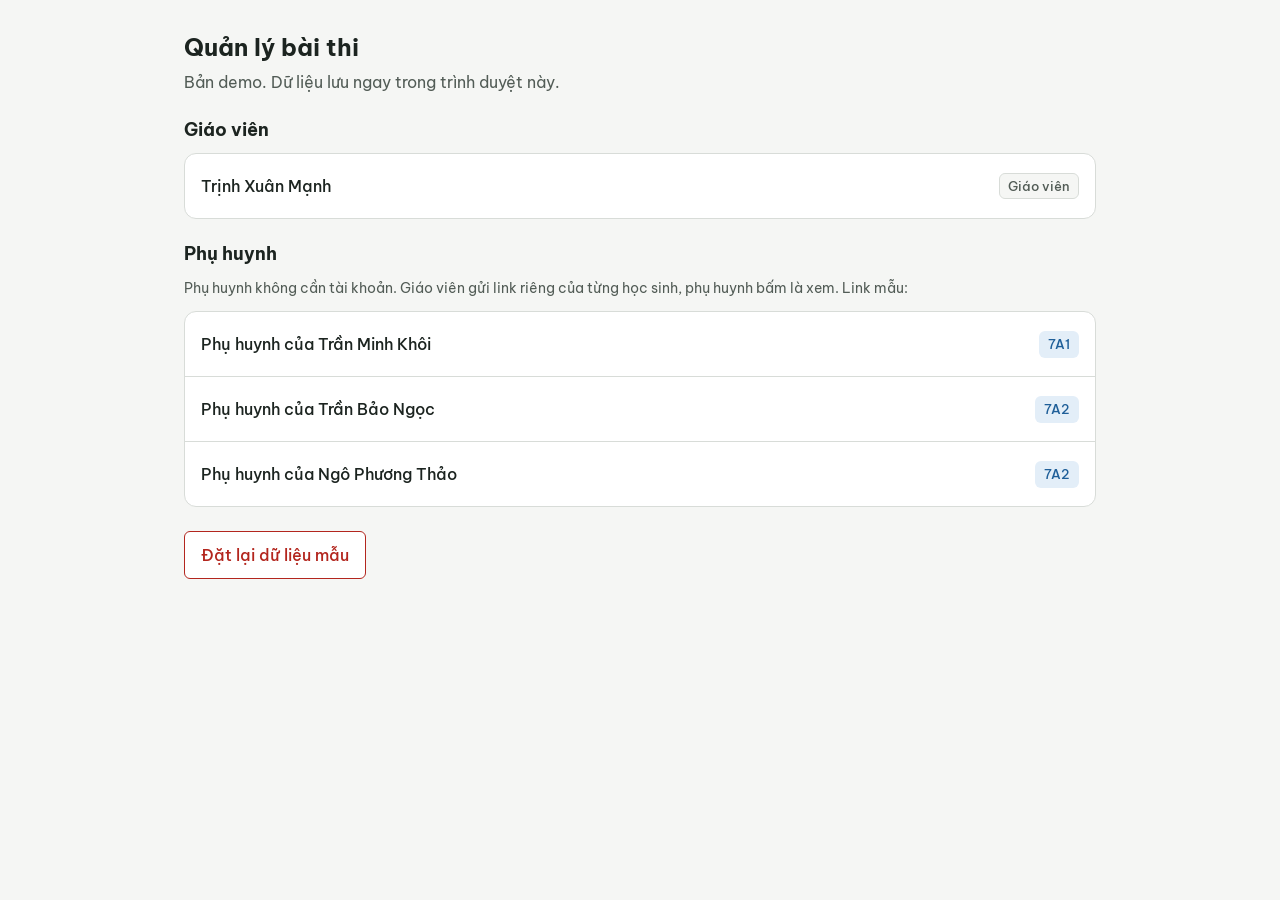
<file: demo/teacher/exams.html>
<!doctype html>
<html lang="vi">
<head>
<meta charset="utf-8">
<meta name="viewport" content="width=device-width, initial-scale=1, viewport-fit=cover">
<title>Bài thi · Quản lý bài thi</title>
<link rel="preconnect" href="https://fonts.googleapis.com">
<link rel="stylesheet" href="https://fonts.googleapis.com/css2?family=Be+Vietnam+Pro:wght@400;500;700&display=swap">
<link rel="stylesheet" href="../css/tokens.css">
<link rel="stylesheet" href="../css/app.css">
</head>
<body>
<div id="app"></div>
<script type="module">
import * as db from "../lib/db.js";
import * as ui from "../lib/ui.js";
const { esc } = ui;
const main = await ui.shell("teacher", "exams");
const [classes, subjects, types] = await Promise.all([db.listClasses(), db.listSubjects(), db.listExamTypes()]);
const multi = subjects.length > 1; // 1 môn: ẩn ô chọn môn
let filter = {};

main.innerHTML = `
  <div class="page-head"><h1>Bài thi</h1>
    <div class="actions"><button class="btn" id="filter">Lọc</button><button class="btn primary" id="new">Tạo bài thi</button></div>
  </div><div id="list"></div>`;
const listEl = main.querySelector("#list");

async function render() {
  const n = ui.countFilters(filter);
  main.querySelector("#filter").textContent = n ? `Lọc (${n})` : "Lọc";
  listEl.innerHTML = ui.skeleton();
  try {
    const exams = await db.listExams(filter);
    if (!exams.length) {
      listEl.innerHTML = ui.empty(n ? "Không có bài thi khớp bộ lọc." : "Chưa có bài thi nào.", n ? '<button class="btn" data-clear>Xóa lọc</button>' : '<button class="btn primary" data-new>Tạo bài thi</button>');
      return;
    }
    listEl.innerHTML = `<ul class="list">${exams.map((e) => `
      <li><a class="row" href="exam.html?id=${e.id}">
        <span class="title">${esc(e.title)}</span>
        <span class="badge ${e.published === e.total ? "success" : ""} num">${e.published}/${e.total} đã đăng</span>
        <span class="meta"><span class="badge info">${esc(e.class.name)}</span> ${esc(e.subject.name)} · ${esc(e.type.name)} · ${ui.fmtDate(e.date)}</span>
      </a></li>`).join("")}</ul>`;
  } catch (err) {
    listEl.innerHTML = ui.errorBox("Không tải được danh sách bài thi.");
  }
}

main.addEventListener("click", (e) => {
  if (e.target.closest("[data-retry]")) render();
  if (e.target.closest("[data-clear]")) { filter = {}; render(); }
  if (e.target.closest("#new, [data-new]")) newExam();
});
main.querySelector("#filter").addEventListener("click", () =>
  ui.filterSheet([
    { key: "classId", label: "Lớp", items: classes }, ...(multi ? [{ key: "subjectId", label: "Môn", items: subjects }] : []),
    { key: "typeId", label: "Loại bài", items: types }, { key: "term", label: "Học kỳ", items: db.TERMS.map((t) => ({ id: t, name: t })) },
  ], filter, (v) => { filter = v; render(); }));

function newExam() {
  if (!classes.length) { ui.toast("Tạo lớp trước khi tạo bài thi.", "error"); return; }
  const today = new Date().toISOString().slice(0, 10);
  const classField = `<div class="field"><label for="class_id">Lớp</label><select id="class_id" name="class_id">${ui.opts(classes)}</select></div>`;
  const subjectField = `<div class="field"><label for="subject_id">Môn</label><select id="subject_id" name="subject_id">${ui.opts(subjects)}</select></div>`;
  const d = ui.sheet("Tạo bài thi", `<form class="stack" novalidate>
    <div class="field"><label for="title">Tên bài thi</label><input id="title" name="title" placeholder="Kiểm tra 15 phút Toán" autocomplete="off" aria-describedby="title-err"><span class="err" id="title-err"></span></div>
    ${multi ? `<div class="field-row">${classField}${subjectField}</div>` : `${classField}<input type="hidden" name="subject_id" value="${subjects[0].id}">`}
    <div class="field-row">
      <div class="field"><label for="type_id">Loại bài</label><select id="type_id" name="type_id">${ui.opts(types)}</select></div>
      <div class="field"><label for="term">Học kỳ</label><select id="term" name="term">${ui.opts(db.TERMS.map((t) => ({ id: t, name: t })))}</select></div>
    </div>
    <div class="field-row">
      <div class="field"><label for="date">Ngày thi</label><input id="date" name="date" type="date" value="${today}"></div>
      <div class="field"><label for="max_score">Điểm tối đa</label><input id="max_score" name="max_score" type="text" inputmode="decimal" value="10"></div>
    </div>
    <div class="actions"><button type="button" class="btn" data-close>Hủy</button><button class="btn primary">Tạo bài thi</button></div></form>`);
  const form = d.querySelector("form");
  form.addEventListener("submit", async (e) => {
    e.preventDefault();
    const f = Object.fromEntries(new FormData(form));
    const max = ui.parseScore(f.max_score);
    if (!f.title.trim()) {
      form.title.setAttribute("aria-invalid", "true");
      d.querySelector("#title-err").textContent = "Nhập tên bài thi, ví dụ: Kiểm tra 15 phút Toán.";
      form.title.focus();
      return;
    }
    const btn = form.querySelector(".primary"); btn.disabled = true; btn.textContent = "Đang tạo...";
    const id = await db.createExam({ ...f, title: f.title.trim(), max_score: max > 0 ? max : 10 });
    location.href = `exam.html?id=${id}`;
  });
}
await render();
</script>
</body>
</html>
</file>
<file: demo/css/tokens.css>
/*
 * Design brief
 * - Người dùng: giáo viên (điện thoại + laptop), phụ huynh (chủ yếu điện thoại).
 * - Tác vụ chính: giáo viên đăng bài thi kèm điểm/nhận xét; phụ huynh xem bài của con.
 * - Tông: nghiêm túc, rõ ràng, ít chữ. Một màu chủ đạo xanh lục đậm + neutral.
 * - Khi port sang Next.js: giữ nguyên file này làm globals (hoặc map sang tailwind.config).
 */
:root {
  --font: "Be Vietnam Pro", system-ui, -apple-system, "Segoe UI", sans-serif;

  --color-primary: #0b6b5c;
  --color-primary-hover: #095547;
  --color-primary-soft: #e3f1ee;
  --color-on-primary: #ffffff;

  --color-bg: #f5f6f4;
  --color-surface: #ffffff;
  --color-border: #d8dcd8;
  --color-text: #1c2420;
  --color-text-muted: #525c56;

  --color-success: #1b6e3a;
  --color-success-soft: #e4f3e8;
  --color-warning: #7a4f00;
  --color-warning-soft: #fbf0d8;
  --color-danger: #b3261e;
  --color-danger-soft: #fbe7e5;
  --color-info: #1f5f99;
  --color-info-soft: #e3eef8;

  --space-1: 4px;
  --space-2: 8px;
  --space-3: 12px;
  --space-4: 16px;
  --space-5: 24px;
  --space-6: 32px;
  --space-7: 48px;
  --space-8: 64px;

  --radius-sm: 6px;
  --radius-md: 12px;

  --shadow-sm: 0 1px 2px rgb(0 0 0 / 0.08);
  --shadow-md: 0 8px 24px rgb(0 0 0 / 0.16);

  --z-base: 0;
  --z-sticky: 10;
  --z-dropdown: 20;
  --z-modal: 30;
  --z-toast: 40;

  --fs-xs: 0.8125rem;
  --fs-sm: 0.875rem;
  --fs-md: 1rem;
  --fs-lg: 1.125rem;
  --fs-xl: 1.25rem;
  --fs-2xl: 1.5rem;
  --fs-3xl: clamp(1.75rem, 1.2rem + 2vw, 2rem);
}
</file>
<file: demo/css/app.css>
*, *::before, *::after { box-sizing: border-box; }
html { -webkit-text-size-adjust: 100%; }
body {
  margin: 0;
  min-height: 100vh;
  min-height: 100dvh;
  font: 400 var(--fs-md) / 1.55 var(--font);
  color: var(--color-text);
  background: var(--color-bg);
}
body:has(dialog[open]) { overflow: hidden; }
h1, h2, h3 { margin: 0; line-height: 1.25; font-weight: 700; }
h1 { font-size: var(--fs-2xl); }
h2 { font-size: var(--fs-xl); }
h3 { font-size: var(--fs-lg); }
p { margin: 0; }
a { color: var(--color-primary); }
img { max-width: 100%; display: block; }
:focus-visible { outline: 3px solid var(--color-info); outline-offset: 2px; }
.num { font-variant-numeric: tabular-nums; }
.muted { color: var(--color-text-muted); }
.small { font-size: var(--fs-sm); }
.stack { display: grid; gap: var(--space-4); }
.sr-only { position: absolute; width: 1px; height: 1px; overflow: hidden; clip: rect(0 0 0 0); white-space: nowrap; }

/* Shell */
.topbar {
  position: sticky; top: 0; z-index: var(--z-sticky);
  display: flex; align-items: center; justify-content: space-between; gap: var(--space-3);
  min-height: 56px; padding: var(--space-1) var(--space-4);
  background: var(--color-surface); border-bottom: 1px solid var(--color-border);
}
.brand { font-weight: 700; color: var(--color-primary); text-decoration: none; }
.tabbar {
  position: fixed; left: 0; right: 0; bottom: 0; z-index: var(--z-sticky);
  display: flex; background: var(--color-surface); border-top: 1px solid var(--color-border);
  padding-bottom: env(safe-area-inset-bottom);
}
.tabbar a {
  flex: 1; min-height: 64px; display: flex; flex-direction: column; align-items: center; justify-content: center; gap: 2px;
  text-decoration: none; color: var(--color-text-muted); font-size: var(--fs-sm); font-weight: 500;
}
.tabbar .ico { width: 24px; height: 24px; }
.tabbar a[aria-current="page"] { color: var(--color-primary); font-weight: 700; background: var(--color-primary-soft); box-shadow: inset 0 3px 0 var(--color-primary); }
main {
  width: 100%; max-width: 960px; margin: 0 auto;
  padding: var(--space-4) var(--space-4) calc(var(--space-8) + var(--space-6) + env(safe-area-inset-bottom));
}
main.no-tabbar { padding-bottom: var(--space-6); }
.page-head { display: flex; flex-wrap: wrap; align-items: center; justify-content: space-between; gap: var(--space-3); margin-bottom: var(--space-4); }
.back { display: inline-flex; align-items: center; min-height: 44px; margin-bottom: var(--space-2); }
.actions { display: flex; flex-wrap: wrap; gap: var(--space-2); }

@media (min-width: 768px) {
  .tabbar { position: static; border: 0; padding: 0; background: none; flex: 1; justify-content: flex-start; margin-left: var(--space-5); }
  .tabbar { gap: var(--space-2); }
  .tabbar a { flex: 0 0 auto; flex-direction: row; gap: var(--space-2); min-height: 44px; padding: 0 var(--space-4); font-size: var(--fs-md); border-radius: var(--radius-sm); }
  .tabbar a[aria-current="page"] { box-shadow: none; }
  main, main.no-tabbar { padding: var(--space-5) var(--space-5) var(--space-7); }
  .topbar { padding: var(--space-1) var(--space-5); }
}

/* Trang tài liệu (index.html) */
main.doc { max-width: 720px; }
.doc h2 { margin: var(--space-7) 0 var(--space-3); }
.doc h3 { margin: var(--space-5) 0 var(--space-2); }
.doc p + p, .doc p + ul, .doc p + ol { margin-top: var(--space-3); }
.doc ul, .doc ol { margin: var(--space-2) 0 0; padding-left: var(--space-5); display: grid; gap: var(--space-2); }
.doc [id] { scroll-margin-top: 72px; }
.doc .lead { font-size: var(--fs-lg); max-width: 60ch; margin-top: var(--space-3); }
.doc dt { font-weight: 700; margin-top: var(--space-4); }
.doc dd { margin: var(--space-1) 0 0; }
a.chip { display: inline-flex; align-items: center; text-decoration: none; }
.toc { margin-top: var(--space-5); }

/* Buttons + form */
.btn {
  display: inline-flex; align-items: center; justify-content: center; gap: var(--space-2);
  min-height: 48px; padding: 0 var(--space-4);
  border: 1px solid var(--color-text-muted); border-radius: var(--radius-sm);
  background: var(--color-surface); color: var(--color-text);
  font: 500 var(--fs-md) var(--font); text-decoration: none; cursor: pointer; white-space: nowrap;
}
.btn.primary { background: var(--color-primary); border-color: var(--color-primary); color: var(--color-on-primary); }
.btn.danger { color: var(--color-danger); border-color: var(--color-danger); }
.btn.ghost { border-color: transparent; background: none; color: var(--color-primary); }
.btn[disabled] { opacity: 0.55; cursor: not-allowed; }
@media (hover: hover) {
  .btn:not([disabled]):hover { background: var(--color-bg); }
  .btn.primary:not([disabled]):hover { background: var(--color-primary-hover); }
  a.row:hover, button.row:hover { background: var(--color-bg); }
}
.field { display: grid; gap: var(--space-1); margin-bottom: var(--space-4); }
.field > label, .field > .label { font-weight: 500; font-size: var(--fs-sm); }
input, select, textarea {
  width: 100%; min-height: 48px; padding: var(--space-2) var(--space-3);
  font: inherit; font-size: var(--fs-md); color: inherit; background: var(--color-surface);
  border: 1px solid var(--color-text-muted); border-radius: var(--radius-sm);
}
textarea { min-height: 96px; resize: vertical; }
input[type="file"] { padding: var(--space-2); }
[aria-invalid="true"] { border-color: var(--color-danger); }
.err { color: var(--color-danger); font-size: var(--fs-sm); }
.hint { color: var(--color-text-muted); font-size: var(--fs-sm); }
.field-row { display: grid; gap: 0 var(--space-3); }
@media (min-width: 480px) { .field-row { grid-template-columns: 1fr 1fr; } }

/* Content */
.panel { background: var(--color-surface); border: 1px solid var(--color-border); border-radius: var(--radius-md); padding: var(--space-4); }
.list { list-style: none; margin: 0; padding: 0; background: var(--color-surface); border: 1px solid var(--color-border); border-radius: var(--radius-md); overflow: hidden; }
.list > li + li { border-top: 1px solid var(--color-border); }
.row {
  display: grid; grid-template-columns: 1fr auto; align-items: center; gap: var(--space-1) var(--space-3);
  width: 100%; min-height: 64px; padding: var(--space-3) var(--space-4);
  color: inherit; text-decoration: none; text-align: left;
  background: none; border: 0; font: inherit;
}
button.row, a.row { cursor: pointer; }
.row .title { font-weight: 500; overflow-wrap: anywhere; }
.row .meta { grid-column: 1 / -1; color: var(--color-text-muted); font-size: var(--fs-sm); }
.row .foot { grid-column: 1 / -1; display: flex; flex-wrap: wrap; align-items: center; justify-content: space-between; gap: var(--space-2); }
.score { font-size: var(--fs-lg); font-weight: 700; }
.badge {
  display: inline-block; padding: 2px var(--space-2); border-radius: var(--radius-sm);
  font-size: var(--fs-xs); font-weight: 500; white-space: nowrap;
  background: var(--color-bg); color: var(--color-text-muted); border: 1px solid var(--color-border);
}
.badge.success { background: var(--color-success-soft); color: var(--color-success); border-color: transparent; }
.badge.warning { background: var(--color-warning-soft); color: var(--color-warning); border-color: transparent; }
.badge.info { background: var(--color-info-soft); color: var(--color-info); border-color: transparent; }
.chips { display: flex; flex-wrap: wrap; gap: var(--space-2); }
.chip {
  min-height: 44px; padding: 0 var(--space-4); border-radius: var(--radius-md);
  border: 1px solid var(--color-text-muted); background: var(--color-surface); color: var(--color-text);
  font: 500 var(--fs-md) var(--font); cursor: pointer;
}
.chip[aria-pressed="true"] { background: var(--color-primary-soft); border-color: var(--color-primary); color: var(--color-primary); font-weight: 700; }
.section-title { margin: var(--space-5) 0 var(--space-3); font-size: var(--fs-lg); }
.stats { display: grid; grid-template-columns: repeat(3, 1fr); gap: var(--space-3); margin: 0; }
.stats dt { color: var(--color-text-muted); font-size: var(--fs-sm); }
.stats dd { margin: 0; font-size: var(--fs-2xl); font-weight: 700; }
details.panel > summary { display: flex; align-items: center; justify-content: space-between; gap: var(--space-3); min-height: 48px; cursor: pointer; font-weight: 700; list-style: none; }
details.panel > summary::-webkit-details-marker { display: none; }
.chev { flex: none; width: 10px; height: 10px; margin-right: var(--space-1); border: solid var(--color-text-muted); border-width: 0 2px 2px 0; transform: rotate(45deg); }
details[open] > summary .chev { transform: rotate(-135deg); }
details.panel[open] > summary { margin-bottom: var(--space-3); }
.pages { display: grid; gap: var(--space-3); }
.photo { padding: 0; border: 1px solid var(--color-border); border-radius: var(--radius-sm); background: var(--color-surface); cursor: zoom-in; overflow: hidden; }
.photo img { width: 100%; height: auto; aspect-ratio: 3 / 4; object-fit: cover; }
.thumbs { display: grid; grid-template-columns: repeat(auto-fill, minmax(96px, 1fr)); gap: var(--space-2); margin-top: var(--space-2); }
.thumb { display: grid; gap: var(--space-1); }
.thumb img { width: 100%; aspect-ratio: 3 / 4; object-fit: cover; border-radius: var(--radius-sm); border: 1px solid var(--color-border); }
.thumb .btn { min-height: 44px; padding: 0; }
main.wide { max-width: 1200px; }
.split { display: block; }
.detail { display: none; }
.row[aria-current="true"] { background: var(--color-primary-soft); box-shadow: inset 3px 0 0 var(--color-primary); }
dialog.full { max-width: none; height: 100vh; height: 100dvh; max-height: none; border-radius: 0; }
@media (min-width: 768px) {
  .split { display: grid; grid-template-columns: minmax(300px, 380px) 1fr; gap: var(--space-5); align-items: start; }
  .detail { display: block; position: sticky; top: calc(56px + var(--space-4)); max-height: calc(100vh - 56px - var(--space-6)); max-height: calc(100dvh - 56px - var(--space-6)); overflow-y: auto; padding: var(--space-5); }
  .detail h3 { margin-top: var(--space-2); }
}
@media (min-width: 1024px) { .detail .pages { grid-template-columns: 1fr 1fr; } }
.chart { width: 100%; max-width: 520px; height: auto; }
.chart text { font: 400 12px var(--font); fill: var(--color-text-muted); }
.chart .grid { stroke: var(--color-border); }
.chart .line { fill: none; stroke: var(--color-primary); stroke-width: 2; }
.chart .dot { fill: var(--color-surface); stroke: var(--color-primary); stroke-width: 2; }

/* States */
.skel { height: 64px; border-radius: var(--radius-md); background: var(--color-border); animation: pulse 1.1s ease-in-out infinite alternate; }
.skel + .skel { margin-top: var(--space-2); }
@keyframes pulse { to { opacity: 0.45; } }
.empty { padding: var(--space-6) var(--space-4); text-align: center; background: var(--color-surface); border: 1px dashed var(--color-text-muted); border-radius: var(--radius-md); display: grid; gap: var(--space-3); justify-items: center; }
.alert { padding: var(--space-3) var(--space-4); border-radius: var(--radius-sm); background: var(--color-danger-soft); color: var(--color-danger); }
#toasts { position: fixed; left: var(--space-4); right: var(--space-4); bottom: calc(72px + env(safe-area-inset-bottom)); z-index: var(--z-toast); display: grid; gap: var(--space-2); justify-items: center; pointer-events: none; }
.toast { padding: var(--space-3) var(--space-4); border-radius: var(--radius-sm); background: var(--color-text); color: var(--color-surface); box-shadow: var(--shadow-md); }
.toast.error { background: var(--color-danger); }

/* Dialog: bottom sheet on mobile, centered on md+ */
dialog.sheet {
  width: 100%; max-width: 560px; max-height: 92vh; max-height: 92dvh;
  margin: auto auto 0; padding: 0; border: 0; border-radius: var(--radius-md) var(--radius-md) 0 0;
  background: var(--color-surface); color: var(--color-text); box-shadow: var(--shadow-md);
  overflow: hidden; z-index: var(--z-modal);
}
dialog.sheet[open] { display: flex; flex-direction: column; }
dialog::backdrop { background: rgb(0 0 0 / 0.5); }
.sheet-head { display: flex; align-items: center; justify-content: space-between; gap: var(--space-3); padding: var(--space-2) var(--space-2) var(--space-2) var(--space-4); border-bottom: 1px solid var(--color-border); }
.sheet-body { padding: var(--space-4); overflow-y: auto; padding-bottom: calc(var(--space-4) + env(safe-area-inset-bottom)); }
.sheet-body .actions { margin-top: var(--space-2); }
.sheet-body .actions .btn { flex: 1 1 140px; }
dialog.zoom { max-width: none; height: 100vh; height: 100dvh; max-height: none; border-radius: 0; }
dialog.zoom .sheet-body { padding: 0; flex: 1; background: #111; }
dialog.zoom img { max-width: none; width: 100%; }
dialog.zoom.big img { width: 250%; }
@media (min-width: 768px) { dialog.sheet { margin: auto; border-radius: var(--radius-md); } dialog.zoom { margin: 0; border-radius: 0; } }

@media (prefers-reduced-motion: reduce) { .skel { animation: none; } * { scroll-behavior: auto !important; } }
</file>
